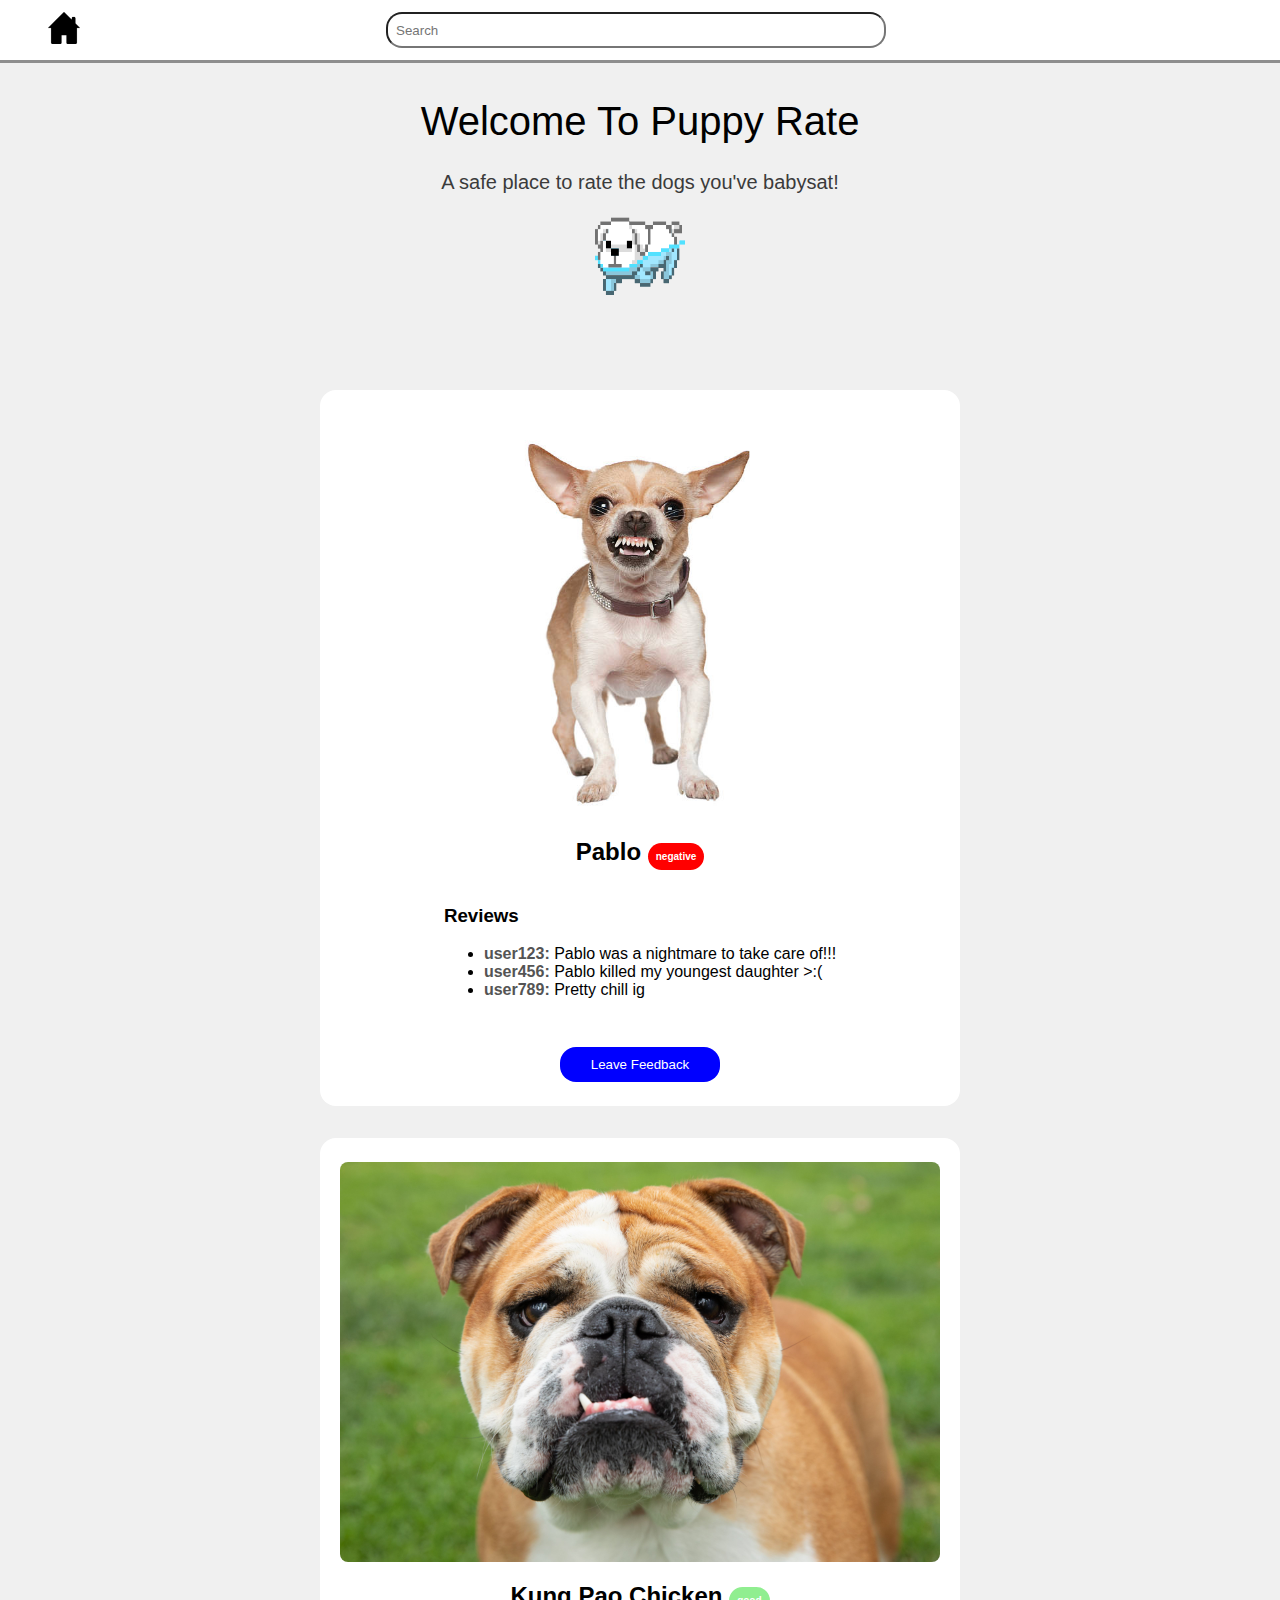
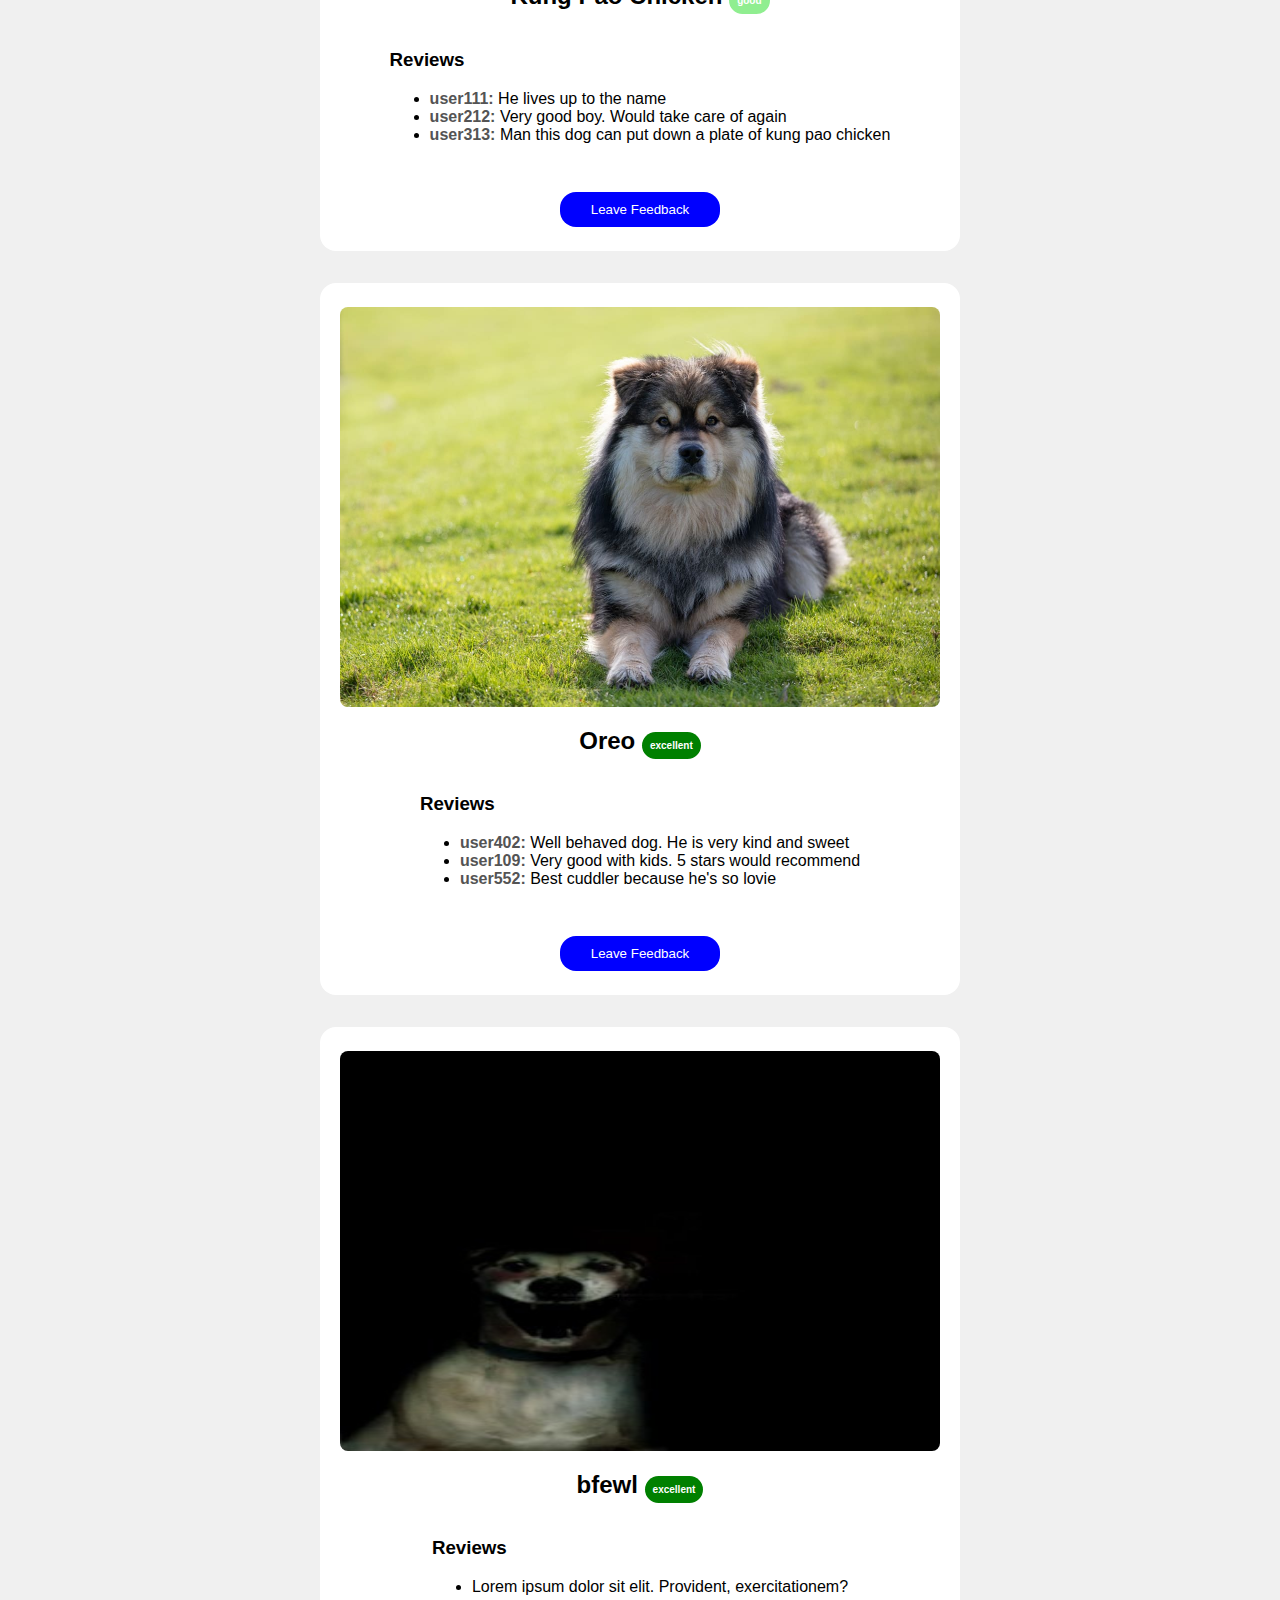
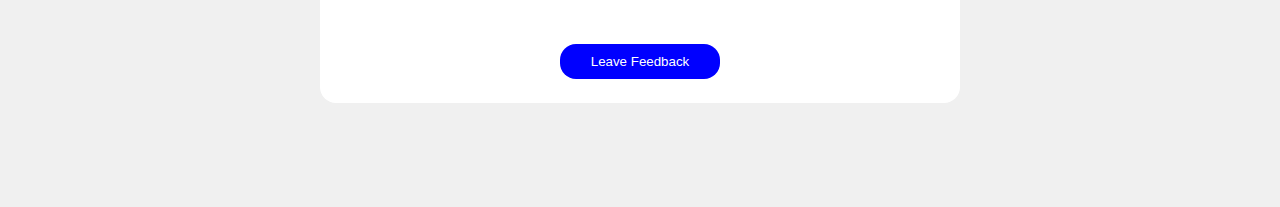
<file: index.html>
<!DOCTYPE html>
<html lang="en">
  <head>
    <meta charset="UTF-8" />
    <meta name="viewport" content="width=device-width, initial-scale=1.0" />
    <title>Puppy Rate</title>
    <link rel="stylesheet" href="styles.css" />
  </head>
  <body>
    <header class="nav-bar">
        <a href="/index.html">
            <img src="img/icons/home-lightmode.png" class="home-icon" width="100" height="100" />
        </a>
        <input placeholder="Search" class="search-bar" />
        <img src="img/icons/search-lightmode.png" class="search-icon" width="100" height="100" />
    </header>
    <h1 class="greeting">Welcome To Puppy Rate</h1>
    <h2 class="greeting-sub">A safe place to rate the dogs you've babysat!</h2>
    <img class="pixel" src="img/dog-pixel.gif" height="100" width="100"/>

    <section class="dog-container">
      <div class="dogs">
        <a href="pablo.html">
            <img src="img/dog.jpg" class="dog-image" height=400" width="500" />            
        </a>
        <h2>Pablo <span class="negative-tag">negative</span></h2>
        <div>
          <h3>Reviews</h3>
          <ul>
            <li><span class="username">user123:</span> Pablo was a nightmare to take care of!!!</li>
            <li><span class="username">user456:</span> Pablo killed my youngest daughter >:(</li>
            <li><span class="username">user789:</span> Pretty chill ig</li>
          </ul>
        </div>
        <button class="openModal">Leave Feedback</button>
      </div>
      <div class="dogs">
        <img src="img/kung-pao.jpg" class="dog-image" height="400" width="500" />
        <h2 class="dog-name">Kung Pao Chicken <span class="good-tag">good</span></h2>
        <div>
          <h3>Reviews</h3>
          <ul>
            <li><span class="username">user111:</span> He lives up to the name</li>
            <li><span class="username">user212:</span> Very good boy. Would take care of again</li>
            <li><span class="username">user313:</span> Man this dog can put down a plate of kung pao chicken</li>
          </ul>
        </div>
        <button class="openModal">Leave Feedback</button>
      </div>
      <div class="dogs">
        <img src="img/good-boy.jpg"  class="dog-image" height="400" width="500" />
        <h2>Oreo <span class="excellent-tag">excellent</span></h2>
        <div>
          <h3>Reviews</h3>
          <ul>
            <li><span class="username">user402:</span> Well behaved dog. He is very kind and sweet</li>
            <li><span class="username">user109:</span> Very good with kids. 5 stars would recommend</li>
            <li><span class="username">user552:</span> Best cuddler because he's so lovie</li>
          </ul>
        </div>
        <button class="openModal">Leave Feedback</button>
      </div>
      <div class="dogs">
        <img src="img/d.jpg" class="dog-image" height="400" width="500" />
        <h2>bfewl <span class="excellent-tag">excellent</span></h2>
        <div>
          <h3>Reviews</h3>
          <ul>
            <li>Lorem ipsum dolor sit elit. Provident, exercitationem?</li>
          </ul>
        </div>
        <button class="openModal">Leave Feedback</button>
      </div>
    </section>
    <div id="feedbackModal" class="modal">
      <div class="modal-content">
        <span class="close" id="closeModal">&times;</span>
        <h2>Leave Your Feedback</h2>
        <textarea
          id="feedbackText"
          placeholder="Write your feedback here..."
        ></textarea>

        <div class="stars">
          <span class="star" data-value="1">★</span>
          <span class="star" data-value="2">★</span>
          <span class="star" data-value="3">★</span>
          <span class="star" data-value="4">★</span>
          <span class="star" data-value="5">★</span>
        </div>
        <button id="submitFeedback" class="feedback-button">Submit</button>
      </div>
    </div>
    <script src="script.js"></script>
  </body>
</html>
</file>
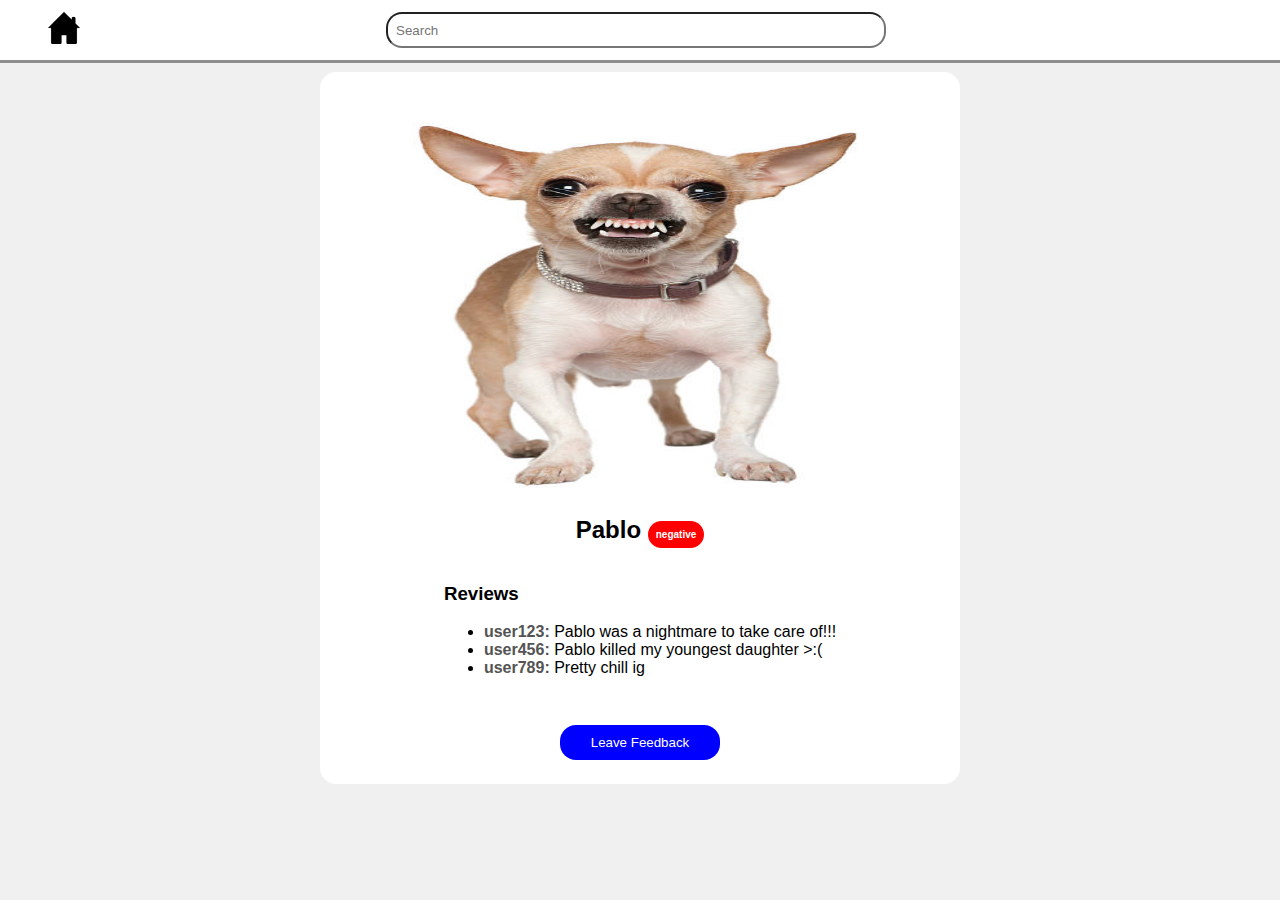
<file: pablo.html>
<!DOCTYPE html>
<html lang="en">
<head>
    <meta charset="UTF-8">
    <meta name="viewport" content="width=device-width, initial-scale=1.0">
    <title>Pablo</title>
    <link rel="stylesheet" href="styles.css" />
</head>
<body style="display:flex; justify-content: center">
    <header class="nav-bar">
        <a href="/index.html">
            <img src="img/icons/home-lightmode.png" class="home-icon" width="100" height="100" />
        </a>
        <input placeholder="Search" class="search-bar" />
        <img src="img/icons/search-lightmode.png" class="search-icon" width="100" height="100" />
    </header>
    <div class="dogs">
        <img src="img/dog.jpg" class="dog-image" height=400" width="500" />
        <h2>Pablo <span class="negative-tag">negative</span></h2>
        <div>
          <h3>Reviews</h3>
          <ul>
            <li><span class="username">user123:</span> Pablo was a nightmare to take care of!!!</li>
            <li><span class="username">user456:</span> Pablo killed my youngest daughter >:(</li>
            <li><span class="username">user789:</span> Pretty chill ig</li>
          </ul>
        </div>
        <button class="openModal">Leave Feedback</button>
      </div>
      <div id="feedbackModal" class="modal">
        <div class="modal-content">
          <span class="close" id="closeModal">&times;</span>
          <h2>Leave Your Feedback</h2>
          <textarea
            id="feedbackText"
            placeholder="Write your feedback here..."
          ></textarea>
  
          <div class="stars">
            <span class="star" data-value="1">★</span>
            <span class="star" data-value="2">★</span>
            <span class="star" data-value="3">★</span>
            <span class="star" data-value="4">★</span>
            <span class="star" data-value="5">★</span>
          </div>
          <button id="submitFeedback" class="feedback-button">Submit</button>
        </div>
      </div>
      <script src="script.js"></script>
</body>
</html>
</file>
<file: styles.css>
/* FULL SCREEN */

body {
  font-family: Arial;
  background-color: rgb(240, 240, 240);
  padding: 4rem;
}

.home-icon {
  height: 2rem;
  width: 2rem;
  overflow: visible;
}

.nav-bar {
  background-color: white;
  position: fixed;
  top: 0;
  left: 0;
  right: 0;
  padding: 0.75rem;
  outline-style: solid;
  outline-color: rgb(142, 142, 142);
  display: flex;
  justify-content: space-between;
  padding-left: 3rem;
  padding-right: 5.5em;
}

.search-bar {
  padding: 0.5rem;
  border-radius: 1rem;
  width: 30rem;
  margin-right: auto;
  margin-left: auto;
}

.search-icon {
  display: none;
  width: 2rem;
  height: 2rem;
  cursor: pointer;
  overflow: visible;
}

.greeting {
  display: flex;
  justify-content: center;
  align-items: center;
  font-weight: 100;
  font-size: 40px;
}

.greeting-sub {
  display: flex;
  justify-content: center;
  align-items: center;
  font-weight: 100;
  font-size: 20px;
  color: rgb(59, 59, 59);
}

.pixel {
  display: flex;
  margin-left: auto;
  margin-right: auto;
}

.dog-container {
  display: flex;
  flex-direction: column;
  align-items: center;
  margin-top: 5rem;

  border-radius: 1rem;
  box-sizing: border-box;
}

.dogs {
  display: flex;
  flex-direction: column;
  align-items: center;
  margin-bottom: 2rem;
  background-color: white;
  width: 40rem;
  border-radius: 1rem;
  padding-top: 1.5rem;
  padding-bottom: 1.5rem;
}

.dog-image {
  max-width: 600px;
  max-height: 500px;
  width: 100%;
  border-radius: .5rem;
}

.negative-tag {
  background-color: red;
  padding: 0.5rem;
  border-radius: 1rem;
  font-size: 10px;
  color: white;
}

.good-tag {
  background-color: lightgreen;
  padding: 0.5rem;
  border-radius: 1rem;
  font-size: 10px;
  color: white;
}

.excellent-tag {
  background-color: green;
  padding: 0.5rem;
  border-radius: 1rem;
  font-size: 10px;
  color: white;
}


.username {
  font-weight: bold;
  color: rgb(84, 84, 84);
}

.openModal {
  padding: 10px 20px;
  width: 10rem;
  background: blue;
  color: white;
  border: none;
  border-radius: 1rem;
  cursor: pointer;
  margin: auto;
  margin-top: 2rem;
}

.modal {
  display: none;
  position: fixed;
  z-index: 1;
  left: 0;
  top: 0;
  width: 100%;
  height: 100%;
  background-color: rgba(0, 0, 0, 0.5);
  justify-content: center;
  align-items: center;
}

.modal-content {
  background: white;
  padding: 20px;
  border-radius: 8px;
  width: 300px;
  text-align: center;
  position: relative;
  margin-left: auto;
  margin-right: auto;
  margin-top: 20rem;
}

.close {
  position: absolute;
  top: 10px;
  right: 15px;
  font-size: 20px;
  cursor: pointer;
}

.feedback-container {
  display: flex;
  justify-content: center;
  background-color: rgb(255, 255, 255);
  max-width: 500px;
  margin: auto;
  padding: 20px;
  border: 1px solid #ddd;
  border-radius: 10px;
  box-shadow: 2px 2px 10px rgba(0, 0, 0, 0.1);
}

.stars {
  display: flex;
  justify-content: center;
  gap: 10px;
}
.star {
  font-size: 30px;
  cursor: pointer;
  color: rgb(50, 50, 50);
  transition: color 0.3s;
}
.star.selected {
  color: rgb(255, 225, 54);
}

.feedback-button {
  padding: 10px 20px;
  width: 5rem;
  background: blue;
  color: white;
  border: none;
  border-radius: 1rem;
  cursor: pointer;
  margin: auto;
  margin-top: 2rem;
}

textarea {
  height: 100px;
  width: 300px;
  resize: none;
}

/* PHONE SCREEN */

@media (max-width: 768px) {
  body {
    padding: 0;
    padding-top: 2rem;
  }

  .nav-bar {
    top: auto;
    bottom: 0;
  }

  .search-bar {
    display: none;
  }

  .search-icon {
    display: block;
  }

  .dog-container {
    padding: 2rem;
    width: 95%;
  }

  .dogs {
    padding-left: 2rem;
    padding-right: 2rem;
    width: 100%
  }

  .dog-image {
    border-radius: 0;
  }
}
</file>
